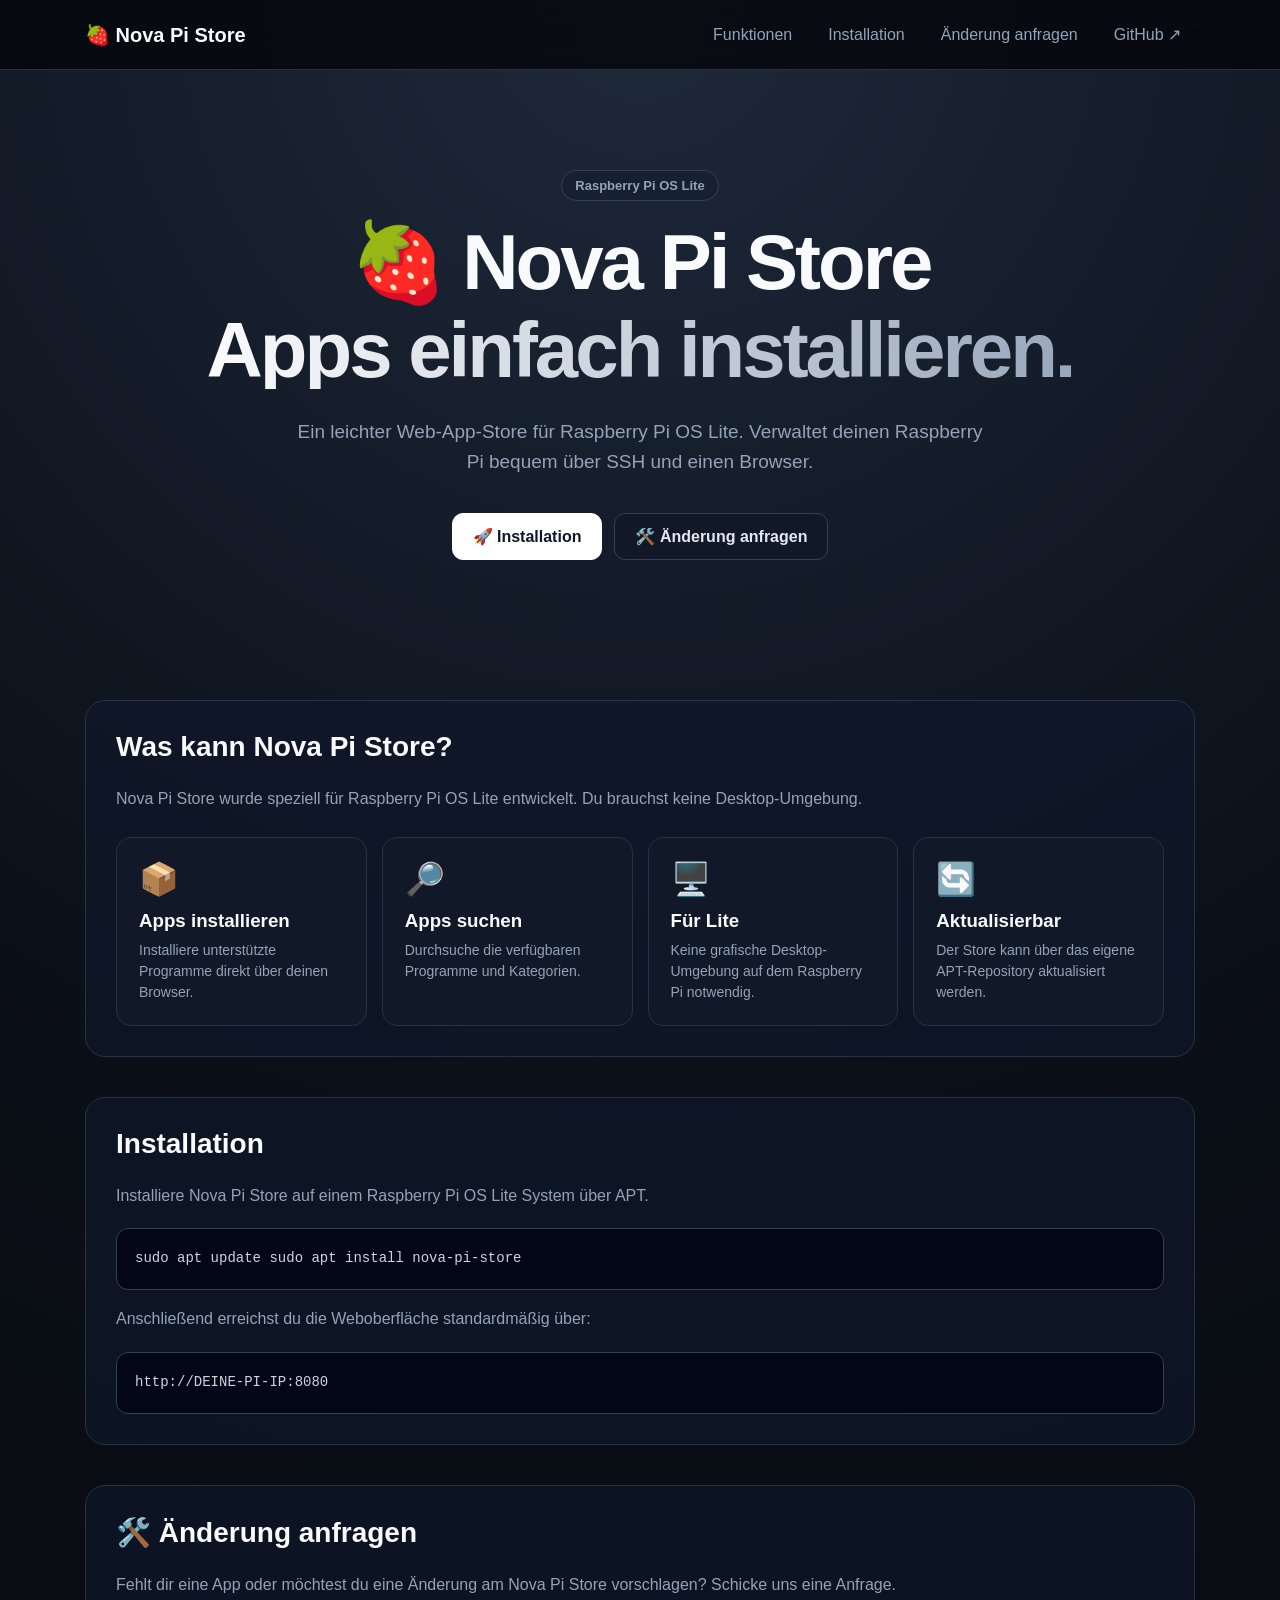
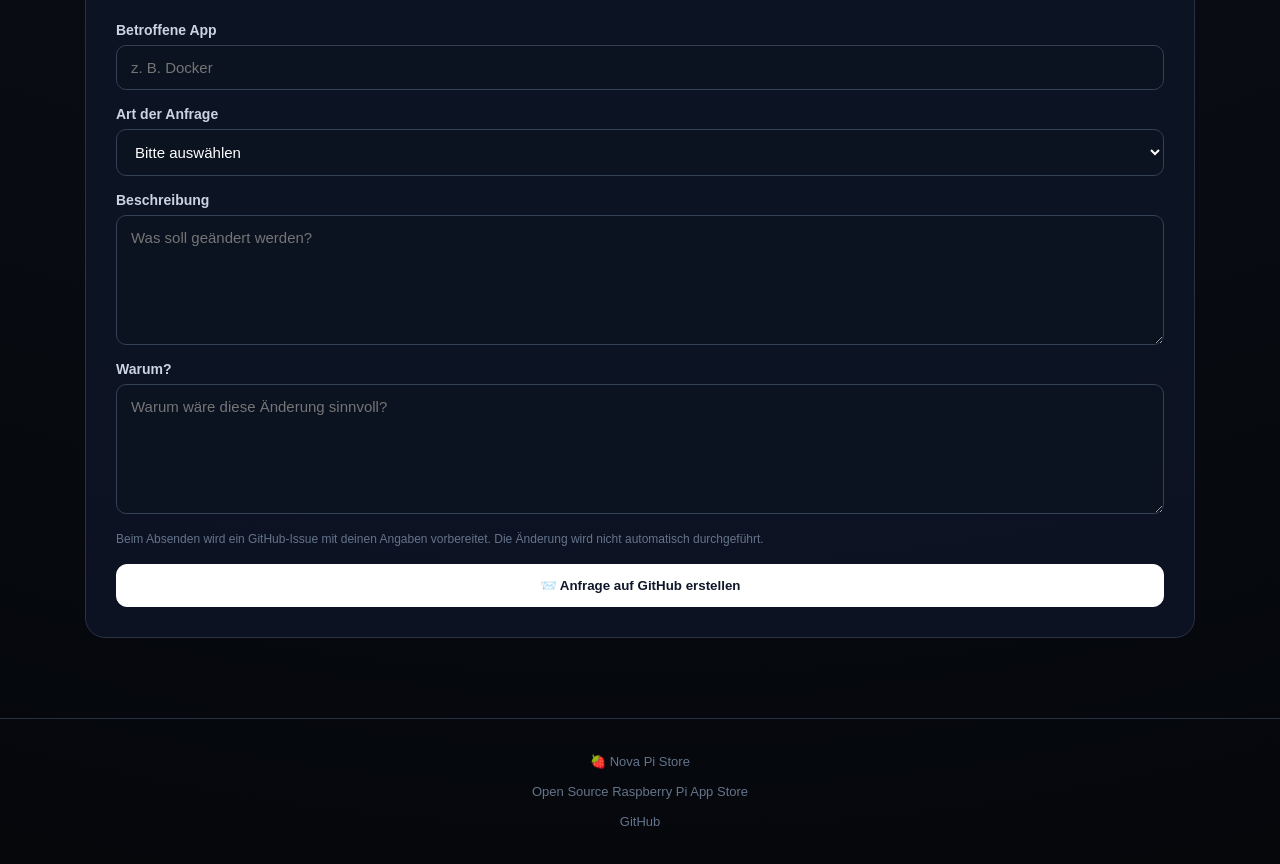
<file: index.html>
<!DOCTYPE html>
<html lang="de">

<head>

    <meta charset="UTF-8">

    <meta
        name="viewport"
        content="width=device-width, initial-scale=1.0"
    >

    <meta
        name="description"
        content="Nova Pi Store – Einfach Apps auf Raspberry Pi OS Lite installieren."
    >

    <title>Nova Pi Store</title>

    <style>

        * {
            box-sizing: border-box;
        }

        html {
            scroll-behavior: smooth;
        }

        body {
            margin: 0;

            min-height: 100vh;

            background:
                radial-gradient(
                    circle at top,
                    #1e293b 0,
                    #0b0f17 45%,
                    #05070b 100%
                );

            color: #f8fafc;

            font-family:
                Arial,
                Helvetica,
                sans-serif;
        }

        a {
            color: inherit;
            text-decoration: none;
        }

        /* =========================================
           HEADER
        ========================================= */

        header {

            position: sticky;

            top: 0;

            z-index: 100;

            background:
                rgba(5, 7, 11, 0.82);

            backdrop-filter:
                blur(16px);

            border-bottom:
                1px solid #263244;
        }

        .header-inner {

            max-width: 1150px;

            margin: auto;

            padding: 16px 20px;

            display: flex;

            justify-content: space-between;

            align-items: center;

            gap: 20px;
        }

        .logo {

            font-size: 20px;

            font-weight: 800;

            white-space: nowrap;
        }

        nav {

            display: flex;

            gap: 8px;

            align-items: center;

            flex-wrap: wrap;
        }

        nav a {

            padding: 9px 14px;

            border-radius: 9px;

            color: #94a3b8;

            transition:
                background 0.2s,
                color 0.2s;
        }

        nav a:hover {

            background: #1e293b;

            color: white;
        }

        /* =========================================
           HERO
        ========================================= */

        .hero {

            max-width: 1000px;

            margin: auto;

            padding:
                100px 20px
                80px;

            text-align: center;
        }

        .badge {

            display: inline-block;

            padding: 7px 13px;

            margin-bottom: 22px;

            border-radius: 999px;

            background: #172033;

            border:
                1px solid #334155;

            color: #94a3b8;

            font-size: 13px;

            font-weight: bold;
        }

        .hero h1 {

            margin: 0;

            font-size:
                clamp(42px, 8vw, 78px);

            line-height: 1;

            letter-spacing: -3px;
        }

        .hero h1 span {

            display: block;

            margin-top: 10px;

            background:
                linear-gradient(
                    90deg,
                    #ffffff,
                    #94a3b8
                );

            -webkit-background-clip: text;

            background-clip: text;

            color: transparent;
        }

        .hero p {

            max-width: 700px;

            margin:
                28px auto 0;

            color: #94a3b8;

            font-size: 19px;

            line-height: 1.6;
        }

        .buttons {

            margin-top: 35px;

            display: flex;

            justify-content: center;

            flex-wrap: wrap;

            gap: 12px;
        }

        .button {

            display: inline-flex;

            align-items: center;

            justify-content: center;

            padding:
                13px 20px;

            border-radius: 11px;

            font-weight: bold;

            cursor: pointer;

            border: 1px solid #334155;

            transition:
                transform 0.2s,
                background 0.2s;
        }

        .button:hover {

            transform:
                translateY(-2px);
        }

        .button-primary {

            background: white;

            color: #0f172a;

            border-color: white;
        }

        .button-primary:hover {

            background: #e2e8f0;
        }

        .button-secondary {

            background: #111827;

            color: #e2e8f0;
        }

        .button-secondary:hover {

            background: #1e293b;
        }

        /* =========================================
           CONTENT
        ========================================= */

        .container {

            max-width: 1150px;

            margin: auto;

            padding:
                20px
                20px
                80px;
        }

        .section {

            margin-top: 40px;

            padding: 30px;

            border-radius: 20px;

            background:
                rgba(15, 23, 42, 0.72);

            border:
                1px solid #273244;
        }

        .section h2 {

            margin-top: 0;

            font-size: 28px;
        }

        .section-description {

            color: #94a3b8;

            line-height: 1.6;
        }

        /* =========================================
           FEATURES
        ========================================= */

        .features {

            display: grid;

            grid-template-columns:
                repeat(
                    auto-fit,
                    minmax(220px, 1fr)
                );

            gap: 15px;

            margin-top: 25px;
        }

        .feature {

            padding: 22px;

            border-radius: 15px;

            background: #111827;

            border:
                1px solid #273244;
        }

        .feature-icon {

            font-size: 32px;

            margin-bottom: 12px;
        }

        .feature h3 {

            margin:
                0 0 8px;
        }

        .feature p {

            margin: 0;

            color: #94a3b8;

            line-height: 1.5;

            font-size: 14px;
        }

        /* =========================================
           INSTALLATION
        ========================================= */

        .code {

            margin-top: 20px;

            padding: 18px;

            overflow-x: auto;

            border-radius: 12px;

            background: #020617;

            border:
                1px solid #334155;

            color: #d1d5db;

            font-family: monospace;

            font-size: 14px;

            line-height: 1.7;
        }

        /* =========================================
           REQUEST FORM
        ========================================= */

        .request-form {

            margin-top: 25px;

            display: grid;

            gap: 16px;
        }

        .form-group {

            display: grid;

            gap: 7px;
        }

        label {

            color: #cbd5e1;

            font-size: 14px;

            font-weight: bold;
        }

        input,
        select,
        textarea {

            width: 100%;

            padding: 13px 14px;

            border-radius: 10px;

            border:
                1px solid #334155;

            background: #0b1220;

            color: white;

            font-family: inherit;

            font-size: 15px;

            outline: none;
        }

        input:focus,
        select:focus,
        textarea:focus {

            border-color: #64748b;

            box-shadow:
                0 0 0 3px
                rgba(100, 116, 139, 0.15);
        }

        textarea {

            min-height: 130px;

            resize: vertical;
        }

        .form-help {

            color: #64748b;

            font-size: 12px;

            line-height: 1.5;
        }

        .request-result {

            display: none;

            padding: 15px;

            border-radius: 10px;

            background: #172033;

            border:
                1px solid #334155;

            color: #cbd5e1;

            line-height: 1.5;
        }

        /* =========================================
           FOOTER
        ========================================= */

        footer {

            padding:
                35px 20px;

            border-top:
                1px solid #263244;

            text-align: center;

            color: #64748b;

            font-size: 13px;
        }

        /* =========================================
           MOBILE
        ========================================= */

        @media (max-width: 650px) {

            .header-inner {

                align-items: flex-start;

                flex-direction: column;
            }

            nav {

                width: 100%;
            }

            nav a {

                padding-left: 0;
            }

            .hero {

                padding-top: 70px;
            }

            .hero h1 {

                letter-spacing: -2px;
            }

            .section {

                padding: 22px;
            }

        }

    </style>

</head>


<body>


<!-- =========================================
     HEADER
========================================= -->

<header>

    <div class="header-inner">

        <a
            href="#top"
            class="logo"
        >
            🍓 Nova Pi Store
        </a>

        <nav>

            <a href="#features">
                Funktionen
            </a>

            <a href="#installation">
                Installation
            </a>

            <a href="#request">
                Änderung anfragen
            </a>

            <a
                href="https://github.com/Jonas35834/nova-pi-store"
                target="_blank"
                rel="noopener"
            >
                GitHub ↗
            </a>

        </nav>

    </div>

</header>


<main id="top">


<!-- =========================================
     HERO
========================================= -->

<section class="hero">

    <div class="badge">
        Raspberry Pi OS Lite
    </div>

    <h1>

        🍓 Nova Pi Store

        <span>
            Apps einfach installieren.
        </span>

    </h1>

    <p>

        Ein leichter Web-App-Store für
        Raspberry Pi OS Lite.
        Verwaltet deinen Raspberry Pi bequem
        über SSH und einen Browser.

    </p>


    <div class="buttons">

        <a
            href="#installation"
            class="button button-primary"
        >
            🚀 Installation
        </a>

        <a
            href="#request"
            class="button button-secondary"
        >
            🛠️ Änderung anfragen
        </a>

    </div>

</section>


<div class="container">


<!-- =========================================
     FEATURES
========================================= -->

<section
    id="features"
    class="section"
>

    <h2>
        Was kann Nova Pi Store?
    </h2>

    <p class="section-description">

        Nova Pi Store wurde speziell für
        Raspberry Pi OS Lite entwickelt.
        Du brauchst keine Desktop-Umgebung.

    </p>


    <div class="features">


        <div class="feature">

            <div class="feature-icon">
                📦
            </div>

            <h3>
                Apps installieren
            </h3>

            <p>
                Installiere unterstützte
                Programme direkt über
                deinen Browser.
            </p>

        </div>


        <div class="feature">

            <div class="feature-icon">
                🔎
            </div>

            <h3>
                Apps suchen
            </h3>

            <p>
                Durchsuche die verfügbaren
                Programme und Kategorien.
            </p>

        </div>


        <div class="feature">

            <div class="feature-icon">
                🖥️
            </div>

            <h3>
                Für Lite
            </h3>

            <p>
                Keine grafische Desktop-Umgebung
                auf dem Raspberry Pi notwendig.
            </p>

        </div>


        <div class="feature">

            <div class="feature-icon">
                🔄
            </div>

            <h3>
                Aktualisierbar
            </h3>

            <p>
                Der Store kann über das
                eigene APT-Repository aktualisiert
                werden.
            </p>

        </div>


    </div>

</section>


<!-- =========================================
     INSTALLATION
========================================= -->

<section
    id="installation"
    class="section"
>

    <h2>
        Installation
    </h2>

    <p class="section-description">

        Installiere Nova Pi Store auf einem
        Raspberry Pi OS Lite System über APT.

    </p>


    <div class="code"><code>sudo apt update
sudo apt install nova-pi-store</code></div>


    <p class="section-description">

        Anschließend erreichst du die
        Weboberfläche standardmäßig über:

    </p>


    <div class="code"><code>http://DEINE-PI-IP:8080</code></div>

</section>


<!-- =========================================
     CHANGE REQUEST
========================================= -->

<section
    id="request"
    class="section"
>

    <h2>
        🛠️ Änderung anfragen
    </h2>

    <p class="section-description">

        Fehlt dir eine App oder möchtest du
        eine Änderung am Nova Pi Store vorschlagen?
        Schicke uns eine Anfrage.

    </p>


    <form
        id="requestForm"
        class="request-form"
    >


        <!-- App -->

        <div class="form-group">

            <label for="app">

                Betroffene App

            </label>

            <input
                id="app"
                name="app"
                type="text"
                placeholder="z. B. Docker"
                required
            >

        </div>


        <!-- Request type -->

        <div class="form-group">

            <label for="type">

                Art der Anfrage

            </label>

            <select
                id="type"
                name="type"
                required
            >

                <option value="">
                    Bitte auswählen
                </option>

                <option value="Neue App hinzufügen">
                    Neue App hinzufügen
                </option>

                <option value="App ändern">
                    App ändern
                </option>

                <option value="App entfernen">
                    App entfernen
                </option>

                <option value="Fehler melden">
                    Fehler melden
                </option>

                <option value="Andere Änderung">
                    Andere Änderung
                </option>

            </select>

        </div>


        <!-- Description -->

        <div class="form-group">

            <label for="description">

                Beschreibung

            </label>

            <textarea
                id="description"
                name="description"
                placeholder="Was soll geändert werden?"
                required
            ></textarea>

        </div>


        <!-- Reason -->

        <div class="form-group">

            <label for="reason">

                Warum?

            </label>

            <textarea
                id="reason"
                name="reason"
                placeholder="Warum wäre diese Änderung sinnvoll?"
            ></textarea>

        </div>


        <div class="form-help">

            Beim Absenden wird ein GitHub-Issue
            mit deinen Angaben vorbereitet.
            Die Änderung wird nicht automatisch
            durchgeführt.

        </div>


        <button
            type="submit"
            class="button button-primary"
        >

            📨 Anfrage auf GitHub erstellen

        </button>


        <div
            id="requestResult"
            class="request-result"
        ></div>


    </form>

</section>


</div>

</main>


<!-- =========================================
     FOOTER
========================================= -->

<footer>

    🍓 Nova Pi Store

    <br><br>

    Open Source Raspberry Pi App Store

    <br><br>

    <a
        href="https://github.com/Jonas35834/nova-pi-store"
        target="_blank"
        rel="noopener"
    >
        GitHub
    </a>

</footer>


<script>

    const form =
        document.getElementById(
            "requestForm"
        );

    const result =
        document.getElementById(
            "requestResult"
        );


    form.addEventListener(
        "submit",
        function(event) {

            event.preventDefault();


            const app =
                document
                    .getElementById("app")
                    .value
                    .trim();


            const type =
                document
                    .getElementById("type")
                    .value;


            const description =
                document
                    .getElementById("description")
                    .value
                    .trim();


            const reason =
                document
                    .getElementById("reason")
                    .value
                    .trim();


            if (!app || !type || !description) {

                return;

            }


            const title =
                encodeURIComponent(
                    `[Request] ${type}: ${app}`
                );


            let body =
                `## Änderung anfragen\n\n`;


            body +=
                `**App:** ${app}\n\n`;


            body +=
                `**Art der Anfrage:** ${type}\n\n`;


            body +=
                `### Beschreibung\n\n`;


            body +=
                `${description}\n\n`;


            body +=
                `### Begründung\n\n`;


            body +=
                reason ||
                "Keine Begründung angegeben.";


            body +=
                `\n\n---\n\n`;


            body +=
                `Diese Anfrage wurde über die Nova Pi Store Webseite erstellt.`;


            const encodedBody =
                encodeURIComponent(body);


            const issueUrl =
                `https://github.com/Jonas35834/nova-pi-store/issues/new?title=${title}&body=${encodedBody}`;


            result.style.display =
                "block";


            result.innerHTML =
                `
                <strong>
                    Anfrage vorbereitet!
                </strong>
                <br><br>
                Du wirst jetzt zu GitHub
                weitergeleitet. Dort kannst du
                die Anfrage noch einmal überprüfen
                und anschließend als Issue erstellen.
                `;


            setTimeout(
                function() {

                    window.location.href =
                        issueUrl;

                },
                700
            );

        }
    );

</script>


</body>

</html>
</file>
